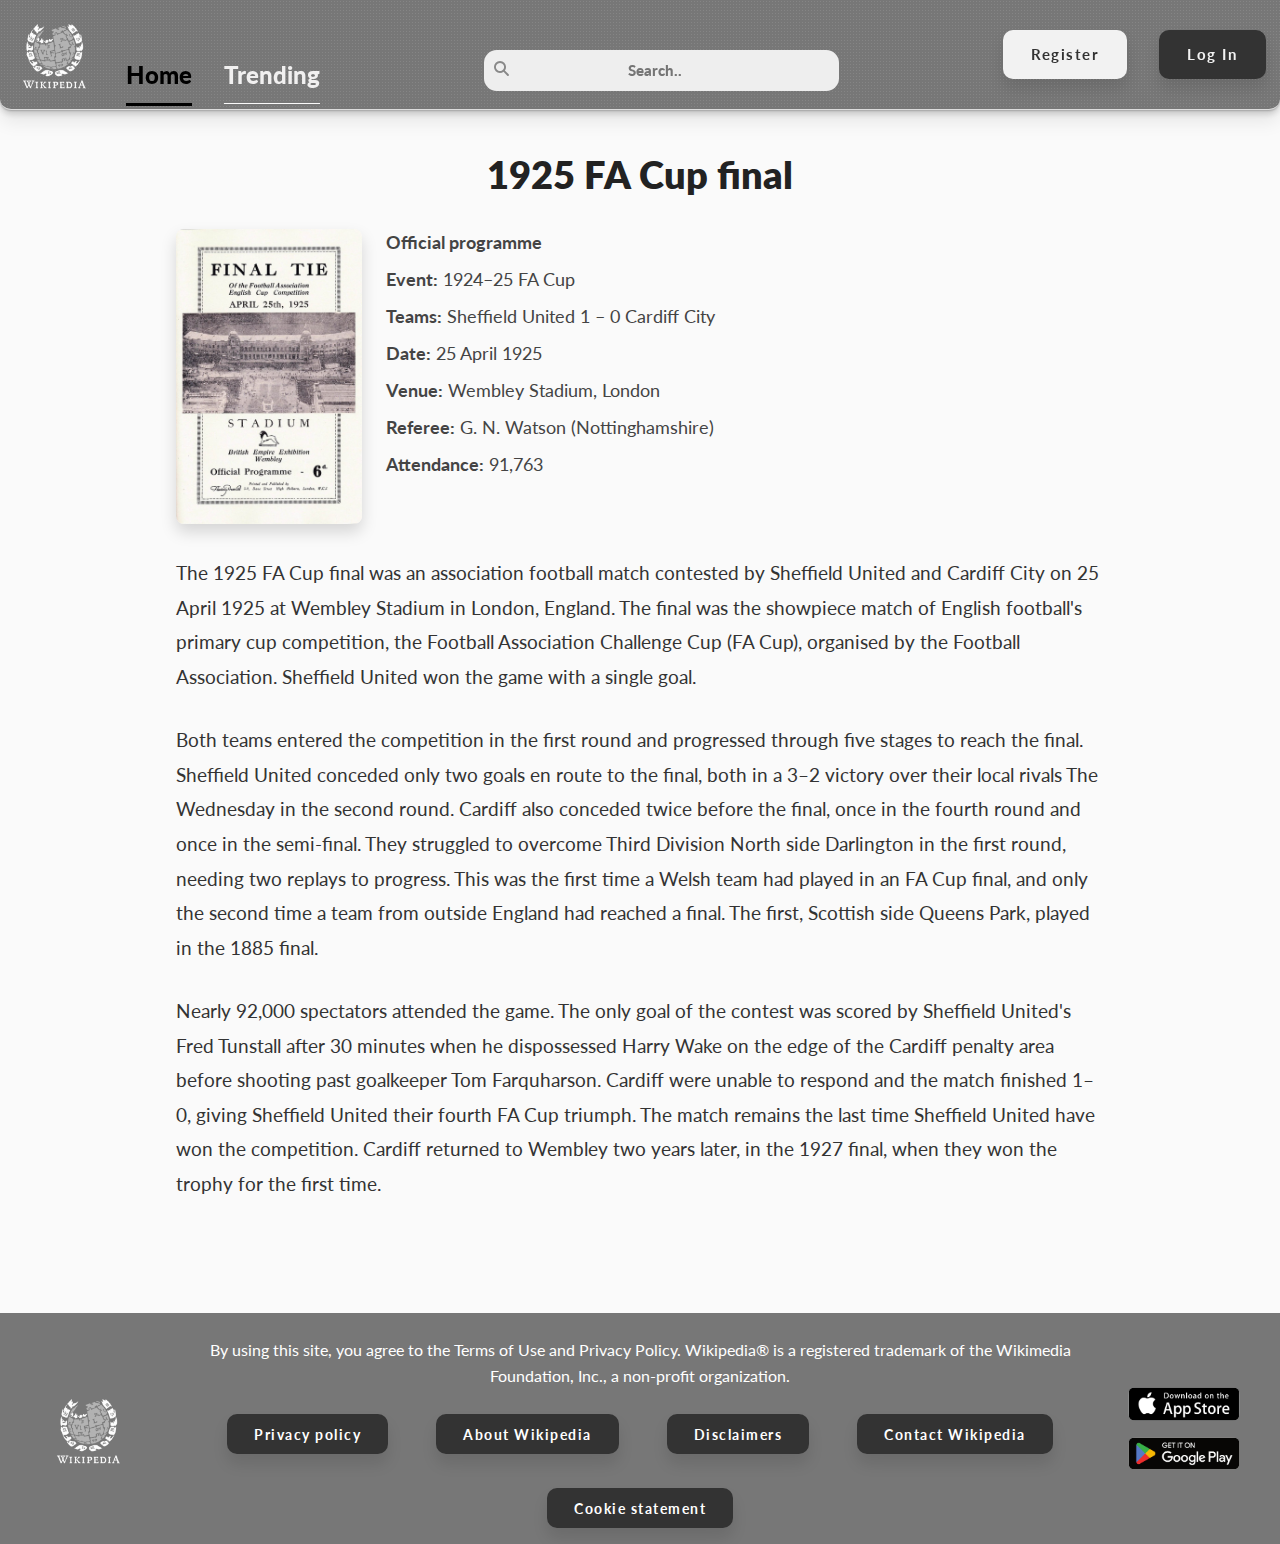
<file: article.html>
<!DOCTYPE html>
<html lang="en">
  <head>
    <meta charset="UTF-8" />
    <meta name="viewport" content="width=device-width, initial-scale=1.0" />
    <title>Article details | Wikipedia</title>
    <link rel="stylesheet" href="./assets/css/style.css" />
    <link
      rel="stylesheet"
      href="https://cdnjs.cloudflare.com/ajax/libs/font-awesome/6.4.0/css/all.min.css"
    />
    <link
      rel="shortcut icon"
      href="/assets/images/logo-transparent.png"
      type="image/x-icon"
    />
  </head>
  <body>
    <header class="navbar">
      <div class="left-section">
        <img
          class="nav-logo"
          src="./assets/images/logo-transparent.png"
          alt="Wikipedia-logo"
        />

        <div class="nav-links hero-nav">
          <li>
            <a href="index.html" class="btn-left">Home</a>
          </li>
          <li>
            <a href="trending.html" class="btn-left btn-selected">Trending</a>
          </li>
        </div>
      </div>
      <div class="search-wrapper">
        <i class="fa-solid fa-magnifying-glass"></i>
        <input type="search" class="search-nav" placeholder="Search.." />
      </div>

      <div class="nav-links right-section">
        <a href="./register.html" class="btn">Register</a>
        <a href="./login.html" class="btn btn-login">Log In</a>
      </div>
    </header>

    <main class="article-wrapper wrapper">
      <section class="article-header">
        <h1 class="article-title">1925 FA Cup final</h1>
        <div class="article-info">
          <img
            src="./assets/images/1925_fa_cup_final_programme.jpg"
            alt="1925 FA Cup Final Official Programme"
            class="article-image"
          />
          <ul class="match-details">
            <li><strong>Official programme</strong></li>
            <li><strong>Event:</strong> 1924–25 FA Cup</li>
            <li><strong>Teams:</strong> Sheffield United 1 – 0 Cardiff City</li>
            <li><strong>Date:</strong> 25 April 1925</li>
            <li><strong>Venue:</strong> Wembley Stadium, London</li>
            <li><strong>Referee:</strong> G. N. Watson (Nottinghamshire)</li>
            <li><strong>Attendance:</strong> 91,763</li>
          </ul>
        </div>
      </section>

      <section class="article-content">
        <p>
          The 1925 FA Cup final was an association football match contested by
          Sheffield United and Cardiff City on 25 April 1925 at Wembley Stadium
          in London, England. The final was the showpiece match of English
          football's primary cup competition, the Football Association Challenge
          Cup (FA Cup), organised by the Football Association. Sheffield United
          won the game with a single goal.
        </p>

        <p>
          Both teams entered the competition in the first round and progressed
          through five stages to reach the final. Sheffield United conceded only
          two goals en route to the final, both in a 3–2 victory over their
          local rivals The Wednesday in the second round. Cardiff also conceded
          twice before the final, once in the fourth round and once in the
          semi-final. They struggled to overcome Third Division North side
          Darlington in the first round, needing two replays to progress. This
          was the first time a Welsh team had played in an FA Cup final, and
          only the second time a team from outside England had reached a final.
          The first, Scottish side Queens Park, played in the 1885 final.
        </p>

        <p>
          Nearly 92,000 spectators attended the game. The only goal of the
          contest was scored by Sheffield United's Fred Tunstall after 30
          minutes when he dispossessed Harry Wake on the edge of the Cardiff
          penalty area before shooting past goalkeeper Tom Farquharson. Cardiff
          were unable to respond and the match finished 1–0, giving Sheffield
          United their fourth FA Cup triumph. The match remains the last time
          Sheffield United have won the competition. Cardiff returned to Wembley
          two years later, in the 1927 final, when they won the trophy for the
          first time.
        </p>
      </section>
    </main>

    <footer class="box">
      <div class="left-side">
        <img
          class="footer-logo"
          src="./assets/images/logo-transparent.png"
          alt=""
        />
      </div>

      <div class="middle-side">
        <p class="footer-p">
          By using this site, you agree to the Terms of Use and Privacy Policy.
          Wikipedia® is a registered trademark of the Wikimedia Foundation,
          Inc., a non-profit organization.
        </p>

        <ul class="middle-side-list">
          <li class="footer-li">
            <a class="btn btn-login a-footer" href="">Privacy policy</a>
          </li>
          <li class="footer-li">
            <a class="btn btn-login a-footer" href="">About Wikipedia</a>
          </li>
          <li class="footer-li">
            <a class="btn btn-login a-footer" href="">Disclaimers</a>
          </li>
          <li class="footer-li">
            <a class="btn btn-login a-footer" href="">Contact Wikipedia</a>
          </li>
          <li class="footer-li">
            <a class="btn btn-login a-footer" href="">Cookie statement</a>
          </li>
        </ul>
      </div>

      <div class="right-side">
        <img class="footer-apps-img" src="./assets/images/apple.png" alt="" />
        <img
          class="footer-apps-img"
          src="./assets/images/playstore.png"
          alt=""
        />
      </div>
    </footer>
  </body>
</html>
</file>
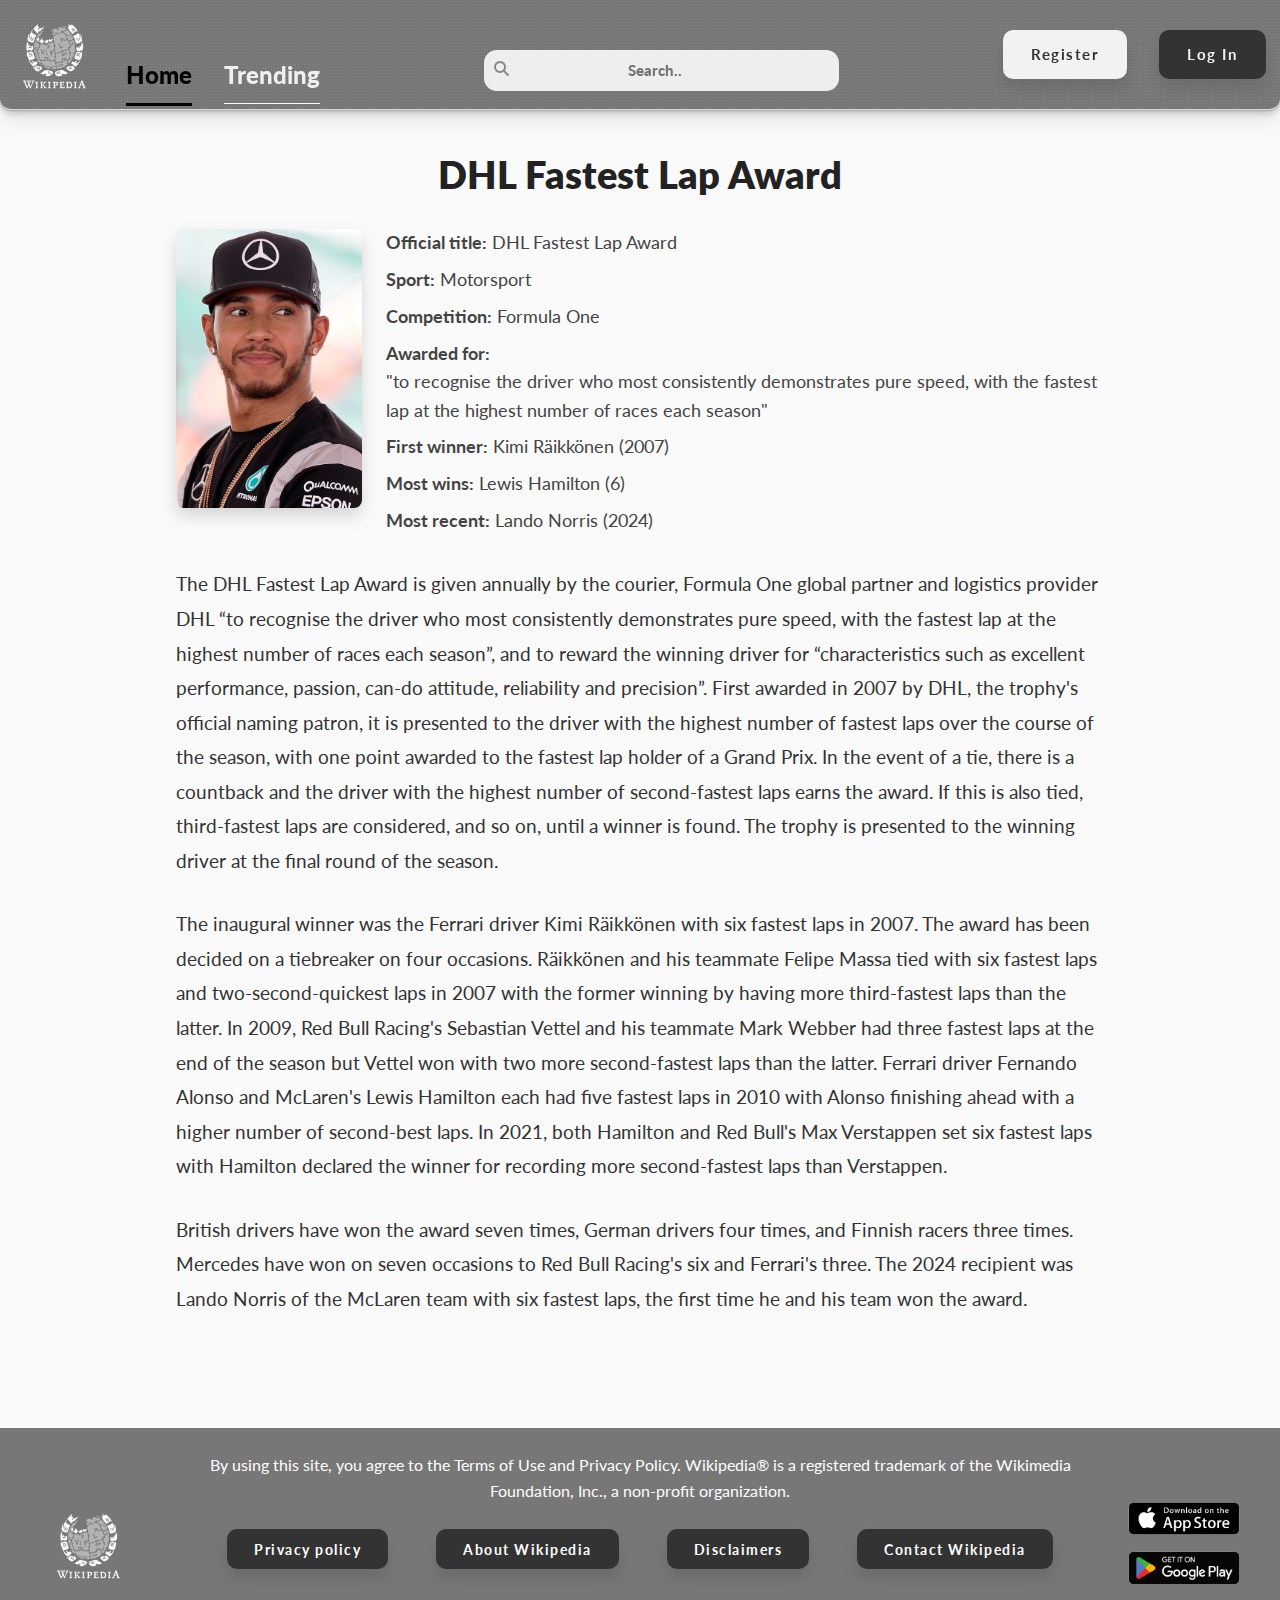
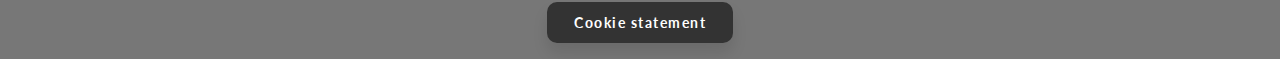
<file: article2.html>
<!DOCTYPE html>
<html lang="en">
  <head>
    <meta charset="UTF-8" />
    <meta name="viewport" content="width=device-width, initial-scale=1.0" />
    <title>Article details | Wikipedia</title>
    <link rel="stylesheet" href="./assets/css/style.css" />

    <link
      rel="stylesheet"
      href="https://cdnjs.cloudflare.com/ajax/libs/font-awesome/6.4.0/css/all.min.css"
    />
    <link
      rel="shortcut icon"
      href="/assets/images/logo-transparent.png"
      type="image/x-icon"
    />
  </head>
  <body>
    <header class="navbar">
      <div class="left-section">
        <img
          class="nav-logo"
          src="./assets/images/logo-transparent.png"
          alt="Wikipedia-logo"
        />

        <div class="nav-links hero-nav">
          <li>
            <a href="index.html" class="btn-left">Home</a>
          </li>
          <li>
            <a href="trending.html" class="btn-left btn-selected">Trending</a>
          </li>
        </div>
      </div>
      <div class="search-wrapper">
        <i class="fa-solid fa-magnifying-glass"></i>
        <input type="search" class="search-nav" placeholder="Search.." />
      </div>

      <div class="nav-links right-section">
        <a href="./register.html" class="btn">Register</a>
        <a href="./login.html" class="btn btn-login">Log In</a>
      </div>
    </header>
    <main class="article-wrapper wrapper">
      <section class="article-header">
        <h1 class="article-title">DHL Fastest Lap Award</h1>
        <div class="article-info">
          <img
            src="./assets/images/Lewis_Hamilton.jpg"
            alt="DHL Fastest Lap Award"
            class="article-image"
          />
          <ul class="match-details">
            <li><strong>Official title:</strong> DHL Fastest Lap Award</li>
            <li><strong>Sport:</strong> Motorsport</li>
            <li><strong>Competition:</strong> Formula One</li>
            <li>
              <strong>Awarded for:</strong><br />
              "to recognise the driver who most consistently demonstrates pure
              speed, with the fastest lap at the highest number of races each
              season"
            </li>
            <li><strong>First winner:</strong> Kimi Räikkönen (2007)</li>
            <li><strong>Most wins:</strong> Lewis Hamilton (6)</li>
            <li><strong>Most recent:</strong> Lando Norris (2024)</li>
          </ul>
        </div>
      </section>

      <section class="article-content">
        <p>
          The DHL Fastest Lap Award is given annually by the courier, Formula
          One global partner and logistics provider DHL “to recognise the driver
          who most consistently demonstrates pure speed, with the fastest lap at
          the highest number of races each season”, and to reward the winning
          driver for “characteristics such as excellent performance, passion,
          can-do attitude, reliability and precision”. First awarded in 2007 by
          DHL, the trophy's official naming patron, it is presented to the
          driver with the highest number of fastest laps over the course of the
          season, with one point awarded to the fastest lap holder of a Grand
          Prix. In the event of a tie, there is a countback and the driver with
          the highest number of second-fastest laps earns the award. If this is
          also tied, third-fastest laps are considered, and so on, until a
          winner is found. The trophy is presented to the winning driver at the
          final round of the season.
        </p>

        <p>
          The inaugural winner was the Ferrari driver Kimi Räikkönen with six
          fastest laps in 2007. The award has been decided on a tiebreaker on
          four occasions. Räikkönen and his teammate Felipe Massa tied with six
          fastest laps and two-second-quickest laps in 2007 with the former
          winning by having more third-fastest laps than the latter. In 2009,
          Red Bull Racing's Sebastian Vettel and his teammate Mark Webber had
          three fastest laps at the end of the season but Vettel won with two
          more second-fastest laps than the latter. Ferrari driver Fernando
          Alonso and McLaren's Lewis Hamilton each had five fastest laps in 2010
          with Alonso finishing ahead with a higher number of second-best laps.
          In 2021, both Hamilton and Red Bull's Max Verstappen set six fastest
          laps with Hamilton declared the winner for recording more
          second-fastest laps than Verstappen.
        </p>

        <p>
          British drivers have won the award seven times, German drivers four
          times, and Finnish racers three times. Mercedes have won on seven
          occasions to Red Bull Racing's six and Ferrari's three. The 2024
          recipient was Lando Norris of the McLaren team with six fastest laps,
          the first time he and his team won the award.
        </p>
      </section>
    </main>

    <footer class="box">
      <div class="left-side">
        <img
          class="footer-logo"
          src="./assets/images/logo-transparent.png"
          alt=""
        />
      </div>

      <div class="middle-side">
        <p class="footer-p">
          By using this site, you agree to the Terms of Use and Privacy Policy.
          Wikipedia® is a registered trademark of the Wikimedia Foundation,
          Inc., a non-profit organization.
        </p>

        <ul class="middle-side-list">
          <li class="footer-li">
            <a class="btn btn-login a-footer" href="">Privacy policy</a>
          </li>
          <li class="footer-li">
            <a class="btn btn-login a-footer" href="">About Wikipedia</a>
          </li>
          <li class="footer-li">
            <a class="btn btn-login a-footer" href="">Disclaimers</a>
          </li>
          <li class="footer-li">
            <a class="btn btn-login a-footer" href="">Contact Wikipedia</a>
          </li>
          <li class="footer-li">
            <a class="btn btn-login a-footer" href="">Cookie statement</a>
          </li>
        </ul>
      </div>

      <div class="right-side">
        <img class="footer-apps-img" src="./assets/images/apple.png" alt="" />
        <img
          class="footer-apps-img"
          src="./assets/images/playstore.png"
          alt=""
        />
      </div>
    </footer>
  </body>
</html>
</file>
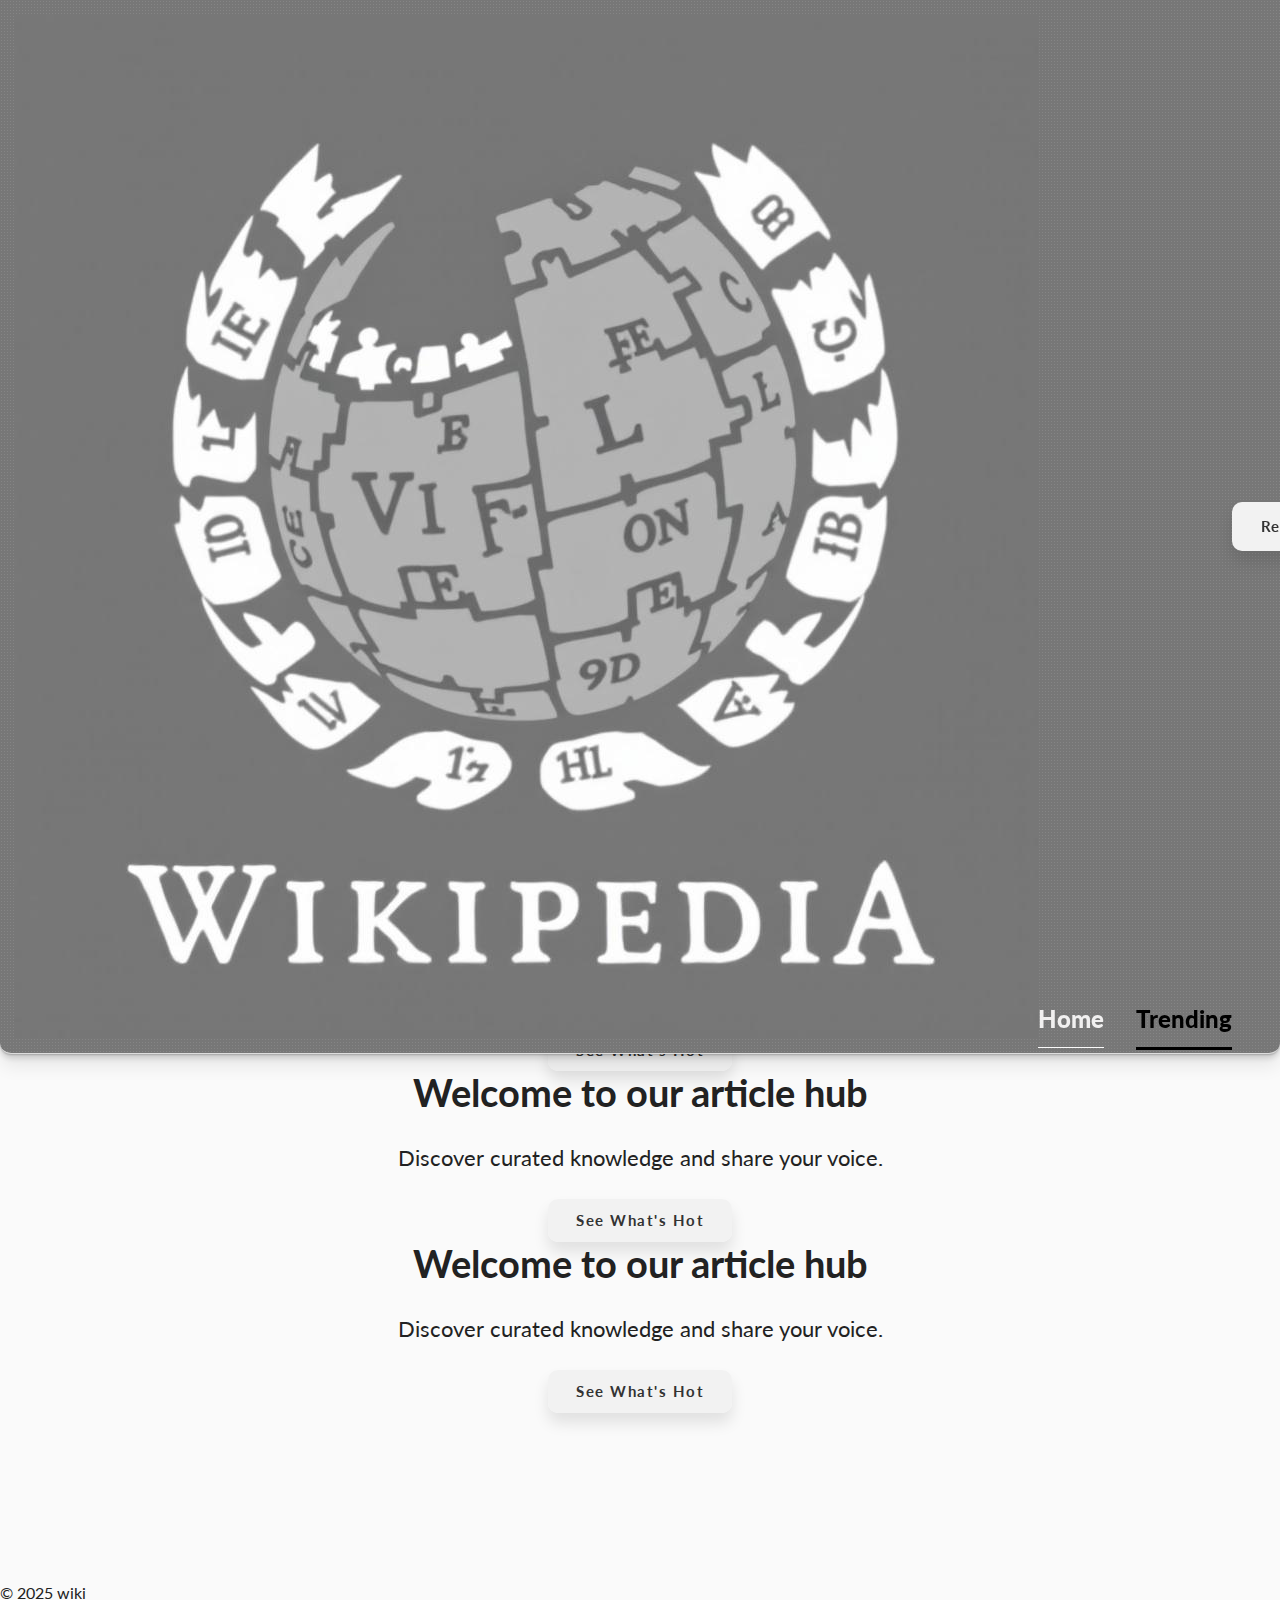
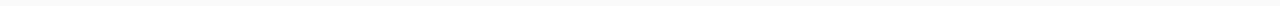
<file: login.html>
<!DOCTYPE html>
<html lang="en">
  <head>
    <meta charset="UTF-8" />
    <title>Home | wiki</title>
    <link rel="stylesheet" href="./assets/css/style.css" />
  </head>
  <body>
    <header class="navbar">
      <div class="left-section">
        <img class="logo" src="./assets/images/logo.png" alt="" />
        <!-- <nav class="hero-nav">
          <a href="index.html" class="btn">Home</a>
          <a href="trending.html" class="btn">Trending</a>
        </nav> -->
        <div class="nav-links hero-nav">
          <li>
            <a href="index.html" class="btn-left btn-selected">Home</a>
          </li>
          <li>
            <a href="trending.html" class="btn-left">Trending</a>
          </li>
        </div>
      </div>

      <div class="nav-links right-section">
        <a href="register.html" class="btn">Register</a>
        <a href="login.html" class="btn btn-login">Log In</a>
      </div>
    </header>

    <main class="wrapper">
      <section class="hero">
        <h2>Welcome to our article hub</h2>
        <p>Discover curated knowledge and share your voice.</p>
        <a href="trending.html" class="btn">See What's Hot</a>
        <h2>Welcome to our article hub</h2>
        <p>Discover curated knowledge and share your voice.</p>
        <a href="trending.html" class="btn">See What's Hot</a>
        <h2>Welcome to our article hub</h2>
        <p>Discover curated knowledge and share your voice.</p>
        <a href="trending.html" class="btn">See What's Hot</a>
        <h2>Welcome to our article hub</h2>
        <p>Discover curated knowledge and share your voice.</p>
        <a href="trending.html" class="btn">See What's Hot</a>
        <h2>Welcome to our article hub</h2>
        <p>Discover curated knowledge and share your voice.</p>
        <a href="trending.html" class="btn">See What's Hot</a>
        <h2>Welcome to our article hub</h2>
        <p>Discover curated knowledge and share your voice.</p>
        <a href="trending.html" class="btn">See What's Hot</a>
        <h2>Welcome to our article hub</h2>
        <p>Discover curated knowledge and share your voice.</p>
        <a href="trending.html" class="btn">See What's Hot</a>
      </section>
    </main>

    <footer class="footer">© 2025 wiki</footer>
  </body>
</html>
</file>
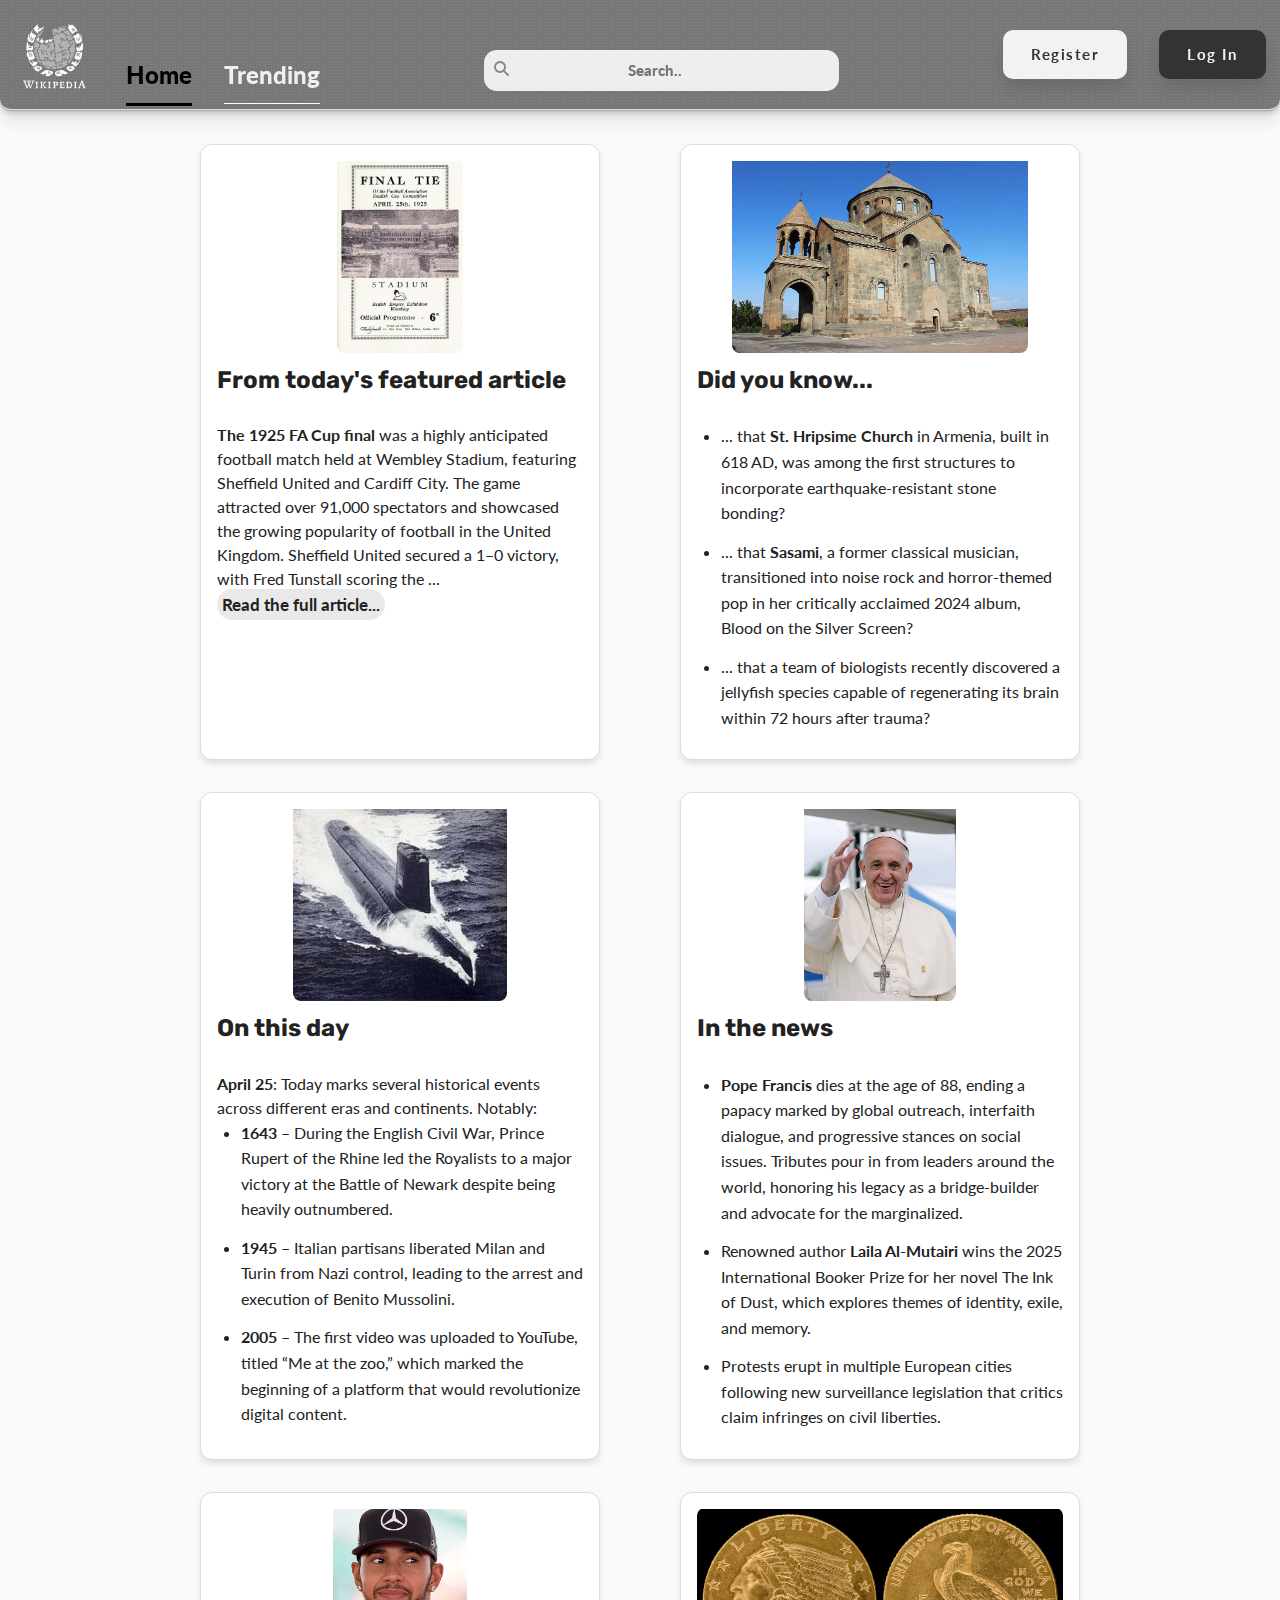
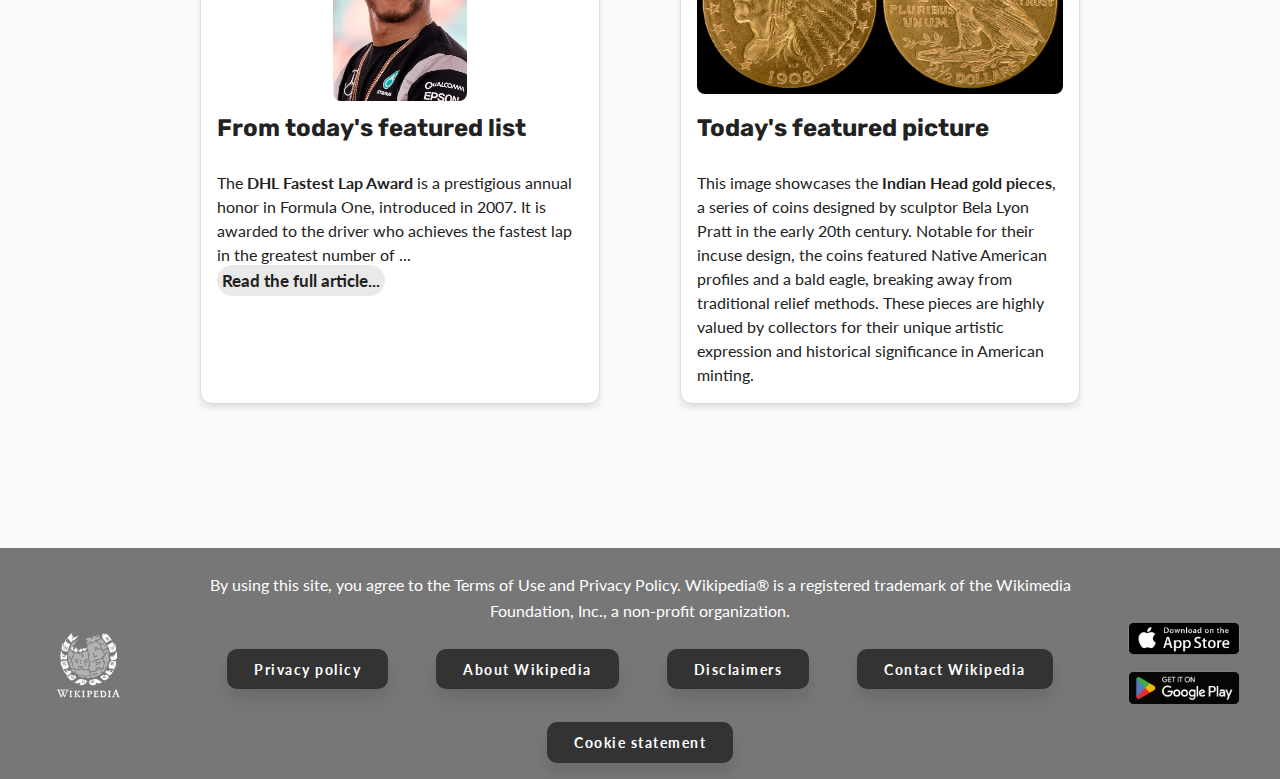
<file: trending.html>
<!DOCTYPE html>
<html lang="en">
  <head>
    <meta charset="UTF-8" />

    <title>Trending | Wikipedia</title>
    <link rel="stylesheet" href="./assets/css/style.css" />
    <link
      rel="stylesheet"
      href="https://cdnjs.cloudflare.com/ajax/libs/font-awesome/6.4.0/css/all.min.css"
    />
    <link
      rel="shortcut icon"
      href="./assets/images/logo-transparent.png"
      type="image/x-icon"
    />
  </head>
  <body>
    <header class="navbar">
      <div class="left-section">
        <img
          class="nav-logo"
          src="./assets/images/logo-transparent.png"
          alt="Wikipedia-logo"
        />

        <div class="nav-links hero-nav">
          <li>
            <a href="index.html" class="btn-left">Home</a>
          </li>
          <li>
            <a href="trending.html" class="btn-left btn-selected">Trending</a>
          </li>
        </div>
      </div>
      <div class="search-wrapper">
        <i class="fa-solid fa-magnifying-glass"></i>
        <input type="search" class="search-nav" placeholder="Search.." />
      </div>

      <div class="nav-links right-section">
        <a href="./register.html" class="btn">Register</a>
        <a href="./login.html" class="btn btn-login">Log In</a>
      </div>
    </header>

    <main class="wiki-home wrapper">
      <!-- Row 1 -->
      <section class="card-row">
        <div class="wiki-card">
          <div class="card-image-div">
            <img
              src="./assets/images/1925_fa_cup_final_programme.jpg"
              alt="Featured article"
              class="card-image"
            />
          </div>

          <h2>From today's featured article</h2>
          <div class="trending-card-p">
            <p>
              <strong>The 1925 FA Cup final</strong> was a highly anticipated
              football match held at Wembley Stadium, featuring Sheffield United
              and Cardiff City. The game attracted over 91,000 spectators and
              showcased the growing popularity of football in the United
              Kingdom. Sheffield United secured a 1–0 victory, with Fred
              Tunstall scoring the ...
              <!-- winning goal. The match is often remembered for its intense
            midfield battle and the iconic early use of radio commentary. This
            victory marked a turning point for Northern football clubs, as it
            was seen as a symbol of regional pride and athletic excellence. -->
            </p>
            <a class="article-a" href="./article.html" target="_blank"
              >Read the full article...</a
            >
          </div>
        </div>

        <div class="wiki-card">
          <div class="card-image-div">
            <img
              src="./assets/images/Hripsime_Church.jpg"
              alt="Did you know"
              class="card-image"
            />
          </div>

          <h2>Did you know...</h2>
          <div class="trending-card-p">
            <ul>
              <li>
                ... that <strong>St. Hripsime Church</strong> in Armenia, built
                in 618 AD, was among the first structures to incorporate
                earthquake-resistant stone bonding?
              </li>
              <li>
                ... that <strong>Sasami</strong>, a former classical musician,
                transitioned into noise rock and horror-themed pop in her
                critically acclaimed 2024 album,
                <em>Blood on the Silver Screen</em>?
              </li>
              <li>
                ... that a team of biologists recently discovered a jellyfish
                species capable of regenerating its brain within 72 hours after
                trauma?
              </li>
            </ul>
          </div>
        </div>
      </section>

      <!-- Row 2 -->
      <section class="card-row">
        <div class="wiki-card">
          <div class="card-image-div">
            <img
              src=".//assets/images/USS_Triton.JPG"
              alt="On this day"
              class="card-image"
            />
          </div>

          <h2>On this day</h2>
          <div class="trending-card-p">
            <p>
              <strong>April 25</strong>: Today marks several historical events
              across different eras and continents. Notably:
            </p>
            <ul>
              <li>
                <strong>1643</strong> – During the English Civil War, Prince
                Rupert of the Rhine led the Royalists to a major victory at the
                Battle of Newark despite being heavily outnumbered.
              </li>
              <li>
                <strong>1945</strong> – Italian partisans liberated Milan and
                Turin from Nazi control, leading to the arrest and execution of
                Benito Mussolini.
              </li>
              <li>
                <strong>2005</strong> – The first video was uploaded to YouTube,
                titled “Me at the zoo,” which marked the beginning of a platform
                that would revolutionize digital content.
              </li>
            </ul>
          </div>
        </div>

        <div class="wiki-card">
          <div class="card-image-div">
            <img
              src=".//assets/images/Pope_Francis.jpg"
              alt="In the news"
              class="card-image"
            />
          </div>

          <h2>In the news</h2>
          <div class="trending-card-p">
            <ul>
              <li>
                <strong>Pope Francis</strong> dies at the age of 88, ending a
                papacy marked by global outreach, interfaith dialogue, and
                progressive stances on social issues. Tributes pour in from
                leaders around the world, honoring his legacy as a
                bridge-builder and advocate for the marginalized.
              </li>
              <li>
                Renowned author <strong>Laila Al-Mutairi</strong> wins the 2025
                International Booker Prize for her novel
                <em>The Ink of Dust</em>, which explores themes of identity,
                exile, and memory.
              </li>
              <li>
                Protests erupt in multiple European cities following new
                surveillance legislation that critics claim infringes on civil
                liberties.
              </li>
            </ul>
          </div>
        </div>
      </section>

      <!-- Row 3 -->
      <section class="card-row">
        <div class="wiki-card">
          <div class="card-image-div">
            <img
              src="./assets/images/Lewis_Hamilton.jpg"
              alt="Featured list"
              class="card-image"
            />
          </div>

          <h2>From today's featured list</h2>
          <div class="trending-card-p">
            <p>
              The <strong>DHL Fastest Lap Award</strong> is a prestigious annual
              honor in Formula One, introduced in 2007. It is awarded to the
              driver who achieves the fastest lap in the greatest number of ...
              <!-- races
            throughout a season. The award emphasizes not only technical
            excellence but also strategic performance under varying race
            conditions. Lewis Hamilton has won the award multiple times,
            demonstrating his consistent dominance and speed across diverse
            circuits. -->
            </p>
            <a class="article-a" href="./article2.html" target="_blank"
              >Read the full article...</a
            >
          </div>
        </div>

        <div class="wiki-card">
          <div class="card-image-div">
            <img
              src=".//assets/images/gold-coin.jpg"
              alt="Featured picture"
              class="card-image"
            />
          </div>

          <h2>Today's featured picture</h2>
          <div class="trending-card-p">
            <p>
              This image showcases the <strong>Indian Head gold pieces</strong>,
              a series of coins designed by sculptor Bela Lyon Pratt in the
              early 20th century. Notable for their incuse design, the coins
              featured Native American profiles and a bald eagle, breaking away
              from traditional relief methods. These pieces are highly valued by
              collectors for their unique artistic expression and historical
              significance in American minting.
            </p>
          </div>
        </div>
      </section>
    </main>

    <footer class="box">
      <div class="left-side">
        <img
          class="footer-logo"
          src="./assets/images/logo-transparent.png"
          alt=""
        />
      </div>

      <div class="middle-side">
        <p class="footer-p">
          By using this site, you agree to the Terms of Use and Privacy Policy.
          Wikipedia® is a registered trademark of the Wikimedia Foundation,
          Inc., a non-profit organization.
        </p>

        <ul class="middle-side-list">
          <li class="footer-li">
            <a class="btn btn-login a-footer" href="">Privacy policy</a>
          </li>
          <li class="footer-li">
            <a class="btn btn-login a-footer" href="">About Wikipedia</a>
          </li>
          <li class="footer-li">
            <a class="btn btn-login a-footer" href="">Disclaimers</a>
          </li>
          <li class="footer-li">
            <a class="btn btn-login a-footer" href="">Contact Wikipedia</a>
          </li>
          <li class="footer-li">
            <a class="btn btn-login a-footer" href="">Cookie statement</a>
          </li>
        </ul>
      </div>

      <div class="right-side">
        <img class="footer-apps-img" src="./assets/images/apple.png" alt="" />
        <img
          class="footer-apps-img"
          src="./assets/images/playstore.png"
          alt=""
        />
      </div>
    </footer>
  </body>
</html>
</file>
<file: assets/css/style.css>
/* html styling */
@import url("https://fonts.googleapis.com/css2?family=Lato:ital,wght@0,100;0,300;0,400;0,700;0,900;1,100;1,300;1,400;1,700;1,900&family=Rubik:ital,wght@0,300..900;1,300..900&display=swap");
* {
  box-sizing: border-box;
  margin: 0;
  padding: 0;
  font-family: "Lato", sans-serif;
  font-style: normal;
}

body {
  margin-top: 7rem;
  font-family: system-ui, sans-serif;
  line-height: 1.6;
  background: #fafafa;
  color: #222;
}

a {
  text-decoration: none;
  color: inherit;
}

/* html styling */

.navbar {
  display: flex;
  justify-content: space-between;
  align-items: center;
  padding: 0.9em;

  background: #777;
  background-image: radial-gradient(
    rgba(255, 255, 255, 0.1) 0.0625rem,
    transparent 0.0625rem
  );
  background-size: 0.1875rem 0.1875rem;

  box-shadow: 0 1px 2px rgba(0, 0, 0, 0.2), 0 4px 6px rgba(0, 0, 0, 0.15),
    0 12px 18px rgba(0, 0, 0, 0.08);

  border-bottom: 0.05rem solid #ddd;
  border-bottom-right-radius: 0.7rem;
  border-bottom-left-radius: 0.7rem;

  position: fixed;
  top: 0;
  left: 0;
  right: 0;
  z-index: 1000;
}

.left-section {
  display: flex;
  align-items: center;
}

.nav-logo {
  width: 5rem;
  height: 5rem;
  margin-right: 2rem;
}

.hero-nav {
  display: flex;
  gap: 2rem;
  margin-top: auto;
}

.nav-links {
  display: flex;
  gap: 2rem;
  font-size: 1.2rem;
  align-items: center;
  list-style: none;
}

.right-section {
  display: flex;
  gap: 2rem;
}

/* searchBar css */
.search-nav {
  float: right;
  display: flex;
  color: #333;
  background-color: #eee;
  text-align: center;
  padding: 0.75em 5em;
  border-radius: 0.8rem;
  text-decoration: none;
  /* font-size: 1.0625rem; */
  font-size: 0.96rem;
  margin-top: 2rem;
  font-weight: 900;
  border: none;
}

.search-nav:hover {
  background-color: #ffffff;
  color: black;
}
.search-wrapper {
  position: relative;
  display: inline-block;
}

.search-wrapper i {
  position: absolute;
  left: 10px;
  top: 70%;
  transform: translateY(-50%);
  color: #888;
  font-size: 0.96rem;
}

.search-main {
  border: #959595 1px solid;
}
/* searchBar css */

/* End Navbar */

/* Buttons */
.btn {
  padding: 0.8125em 1.875em;
  border-radius: 0.625rem;
  border: 0;
  background-color: hsl(0, 0%, 95%);
  letter-spacing: 0.09375rem;
  /* font-size: 0.9375rem; */
  font-size: 0.9375rem;
  font-family: "Lato", sans-serif;
  font-weight: 700;
  font-style: normal;
  transition: all 0.3s ease;
  box-shadow: 0px 10px 15px rgba(0, 0, 0, 0.1);
  color: hsl(0, 0%, 20%);
  cursor: pointer;
}

.btn:hover {
  box-shadow: 0px 7px 10px rgba(0, 0, 0, 0.2);
}

.btn:active {
  background-color: hsl(0, 0%, 90%);
  box-shadow: 0px 4px 6px rgba(0, 0, 0, 0.3);
  transform: translateY(0.0125rem);
  transition: 200ms;
}

.btn-login {
  background-color: hsl(0, 0%, 20%);
  color: hsl(0, 0%, 95%);
  cursor: pointer;
}

.btn-login:hover {
  box-shadow: 0px 7px 10px rgba(255, 255, 255, 0.2);
}

.btn-login:active {
  background-color: hsl(0, 0%, 30%);
  box-shadow: 0px 4px 6px rgba(255, 255, 255, 0.3);
  transform: translateY(0.0125rem);
  transition: 200ms;
}

.btn.full {
  width: 100%;
  text-align: center;
}

.btn-left {
  color: #000000;
  border-bottom: #000000 solid 0.2rem;
  padding-bottom: 0.6em;
  font-weight: 900;
  font-size: 1.5rem;
}

.btn-selected {
  color: #f1f0f0;
  border-bottom: #fafafa solid 0.1rem;
}

.btn-left:hover {
  box-shadow: 0px 7px 10px rgba(0, 0, 0, 0.1);
}

.btn-left:active {
  background-color: hsl(0, 0%, 90%);
  box-shadow: 0px 4px 6px rgba(0, 0, 0, 0.3);
  transform: translateY(0.3125rem);
  transition: 200ms;
}

/* Stop here */

/* Wrapper */
.wrapper {
  max-width: 60rem;
  margin: 0 auto;
  margin-bottom: 5rem;
}

/* Hero */
.hero {
  text-align: center;
  padding: 6em 0;
}
.hero h2 {
  font-size: 2.4rem;
  margin-bottom: 1rem;
}
.hero p {
  font-size: 1.4rem;
  margin-bottom: 2rem;
}

.container {
  max-width: 75rem;
  margin: 0 auto;
}

.mainPage-home {
  display: flex;
  flex-direction: column;
  align-items: center;
  margin-bottom: 1.2rem;
}

.wiki-logo {
  width: 20rem;
  height: 20rem;
}

.tagline {
  font-size: 1rem;
  color: #54595d;
}

.language-container {
  display: flex;
  flex-wrap: wrap;
  justify-content: center;
  gap: 1rem;
  margin-bottom: 2rem;
}

.language-card {
  background-color: white;
  border-radius: 0.5rem;
  box-shadow: 0 1px 3px rgba(0, 0, 0, 0.1);
  padding: 1em;
  width: 11.25rem;
  transition: transform 0.2s, box-shadow 0.2s;
}

.language-card:hover {
  transform: translateY(-0.125rem);
  box-shadow: 0 4px 8px rgba(0, 0, 0, 0.1);
}

.language-name {
  font-weight: bold;
  font-size: 1.125rem;
  margin-bottom: 0.25rem;
  color: #000000;
}

.language-stats {
  font-size: 0.875rem;
  color: #54595d;
}

.dev-footer {
  text-align: center;
  margin-top: 0.9375rem;
  padding-top: 1.5rem;
  border-top: 1px solid #eaecf0;
  color: #54595d;
}

.read-lang {
  margin-bottom: 0.5rem;
}

.icon-buttons {
  display: flex;
  justify-content: center;
  gap: 1rem;
  margin-bottom: 1rem;
}

.icon-button {
  background: none;
  border: none;
  color: #000000;
  font-size: 1.25rem;
  cursor: pointer;
}

/* trending page css */
.wiki-home {
  padding: 2em 1em;
}

.card-row {
  display: flex;
  flex-wrap: wrap;
  justify-content: center;
  gap: 2rem;
  margin-bottom: 2rem;
}

.wiki-card {
  flex: 1 1 28rem;
  background-color: #ffffff;
  padding: 1.5em;
  border-radius: 0.75rem;
  box-shadow: 0 0.125rem 0.25rem rgba(0, 0, 0, 0.1);
  border: 0.05rem solid #ddd;
  max-width: 36rem;
}

.wiki-card h2 {
  font-size: 1.5rem;
  margin-bottom: 1em;
  font-family: "Rubik", sans-serif;
}

.wiki-card ul {
  padding-left: 1.5em;
  list-style-type: disc;
}

.wiki-card li {
  margin-bottom: 0.8em;
  font-size: 1rem;
}

.wiki-card {
  width: 100%;
  max-width: 400px; /* or whatever max size you want */
  margin: 0 auto;
  padding: 1rem;
  background-color: #fff;
  border-radius: 0.75rem;
  box-shadow: 0 4px 6px rgba(0, 0, 0, 0.1);
}

.card-image-div {
  width: 100%;
  height: 200px; /* Set a fixed height for proper "contain" behavior */
  overflow: hidden;
  display: flex;
  justify-content: center;
  align-items: center;
}

.card-image {
  max-width: 100%;
  max-height: 100%;
  object-fit: contain;
  border-radius: 0.5rem;
  margin-bottom: 1rem;
}

.trending-card-p {
  overflow-wrap: break-word;
  word-break: break-word;
}

.trending-card-p p {
  font-size: 1rem;
  line-height: 1.5;
}

.article-a {
  font-size: 1.0625rem;
  background-color: #00000016;
  border-radius: 1.6rem;
  padding: 0.3em;
  font-weight: 700;
}
/* article page */
.article-wrapper {
  padding: 2em 1em;
  display: flex;
  flex-direction: column;
  gap: 2em;
}

.article-header {
  display: flex;
  flex-direction: column;
  gap: 1.5em;
}

.article-title {
  font-size: 2.4rem;
  font-weight: 800;
  color: #222;
  text-align: center;
}

.article-info {
  display: flex;
  justify-content: space-between;
  flex-wrap: wrap;
  gap: 1.5em;
  align-items: flex-start;
}

.article-image {
  width: 20%;
  height: 20%;
  border-radius: 0.5rem;
  box-shadow: 0px 8px 16px rgba(0, 0, 0, 0.15);
}

.match-details {
  flex: 1;
  list-style: none;
  font-size: 1.1rem;
  color: #444;
  display: flex;
  flex-direction: column;
  gap: 0.5em;
}

.article-content {
  font-size: 1.2rem;
  line-height: 1.8;
  color: #333;
  max-width: 60rem;
  margin: 0 auto;
  display: flex;
  flex-direction: column;
  gap: 1.5em;
}
/* Register/login Hero */
.register-wrapper {
  width: 100%;
  display: flex;
  flex-direction: column;
  align-items: center;
  justify-content: center;
  margin-top: 2rem;
  text-align: center;
}

.register-card {
  display: flex;
  flex-direction: column;
  align-items: center;
}

/* Register Hero */
.register-main {
  text-align: center;
  padding: 4em 0;
}

.register-main h2 {
  font-size: 2.4rem;
  margin-bottom: 1rem;
}
.register-main p {
  font-size: 1.4rem;
}
.login-field {
  float: right;
  display: flex;
  color: #333;
  background-color: #eee;
  text-align: center;
  padding: 0.75em 5em;
  border-radius: 0.8rem;
  text-decoration: none;
  /* font-size: 1.0625rem; */
  font-size: 0.96rem;
  margin-top: 2rem;
  font-weight: 900;
  border: none;
  border: #959595 1px solid;
}

.login-field:hover {
  background-color: #ffffff;
  color: black;
}
.wiki-card-login {
  background-color: #ffffff;
  padding: 1.5em;
  border-radius: 0.75rem;
  box-shadow: 0 0.125rem 0.25rem rgba(0, 0, 0, 0.1);
  border: 0.05rem solid #ddd;
  max-width: 36rem;
}
/* Register/login Hero */

/* footer start */
/* footer start */
.footer-logo {
  width: 5em;
  height: 5em;
  margin: 0 1em;
}

.box {
  display: flex;
  background-color: #777;
  justify-content: space-between;
  align-items: center;
  padding: 1em 2em;
  flex-wrap: wrap; /* in case it becomes too narrow */
}

.footer-apps-img {
  width: 8em;
  height: auto;
  border-radius: 1em;
  padding: 0.5em;
}

.left-side {
  display: flex;
  align-items: center;
  flex: 0;
  min-width: 8em;
}

.middle-side {
  display: flex;
  flex-direction: column;
  align-items: center;
  flex: 2;
}

.middle-side-list {
  list-style-type: none;
  display: flex;
  justify-content: center;
  gap: 2em;
  padding: 0;
  margin: 1em 0 0 0;
  flex-wrap: wrap;
}

.footer-li {
  padding: 0.5em;
}

.a-footer {
  font-size: 0.9em;
  color: white;
  text-decoration: none;
}

.right-side {
  display: flex;
  flex-direction: column;
  align-items: center;
  flex: 0;
  /* margin-left: 2rem; */
}

.footer-p {
  font-size: 1em;
  padding: 0.5em;
  color: white;
  text-align: center;
}

.apps-h {
  color: white;
  margin-bottom: 0.5em;
}
/* footer end */

/* footer end */
</file>
